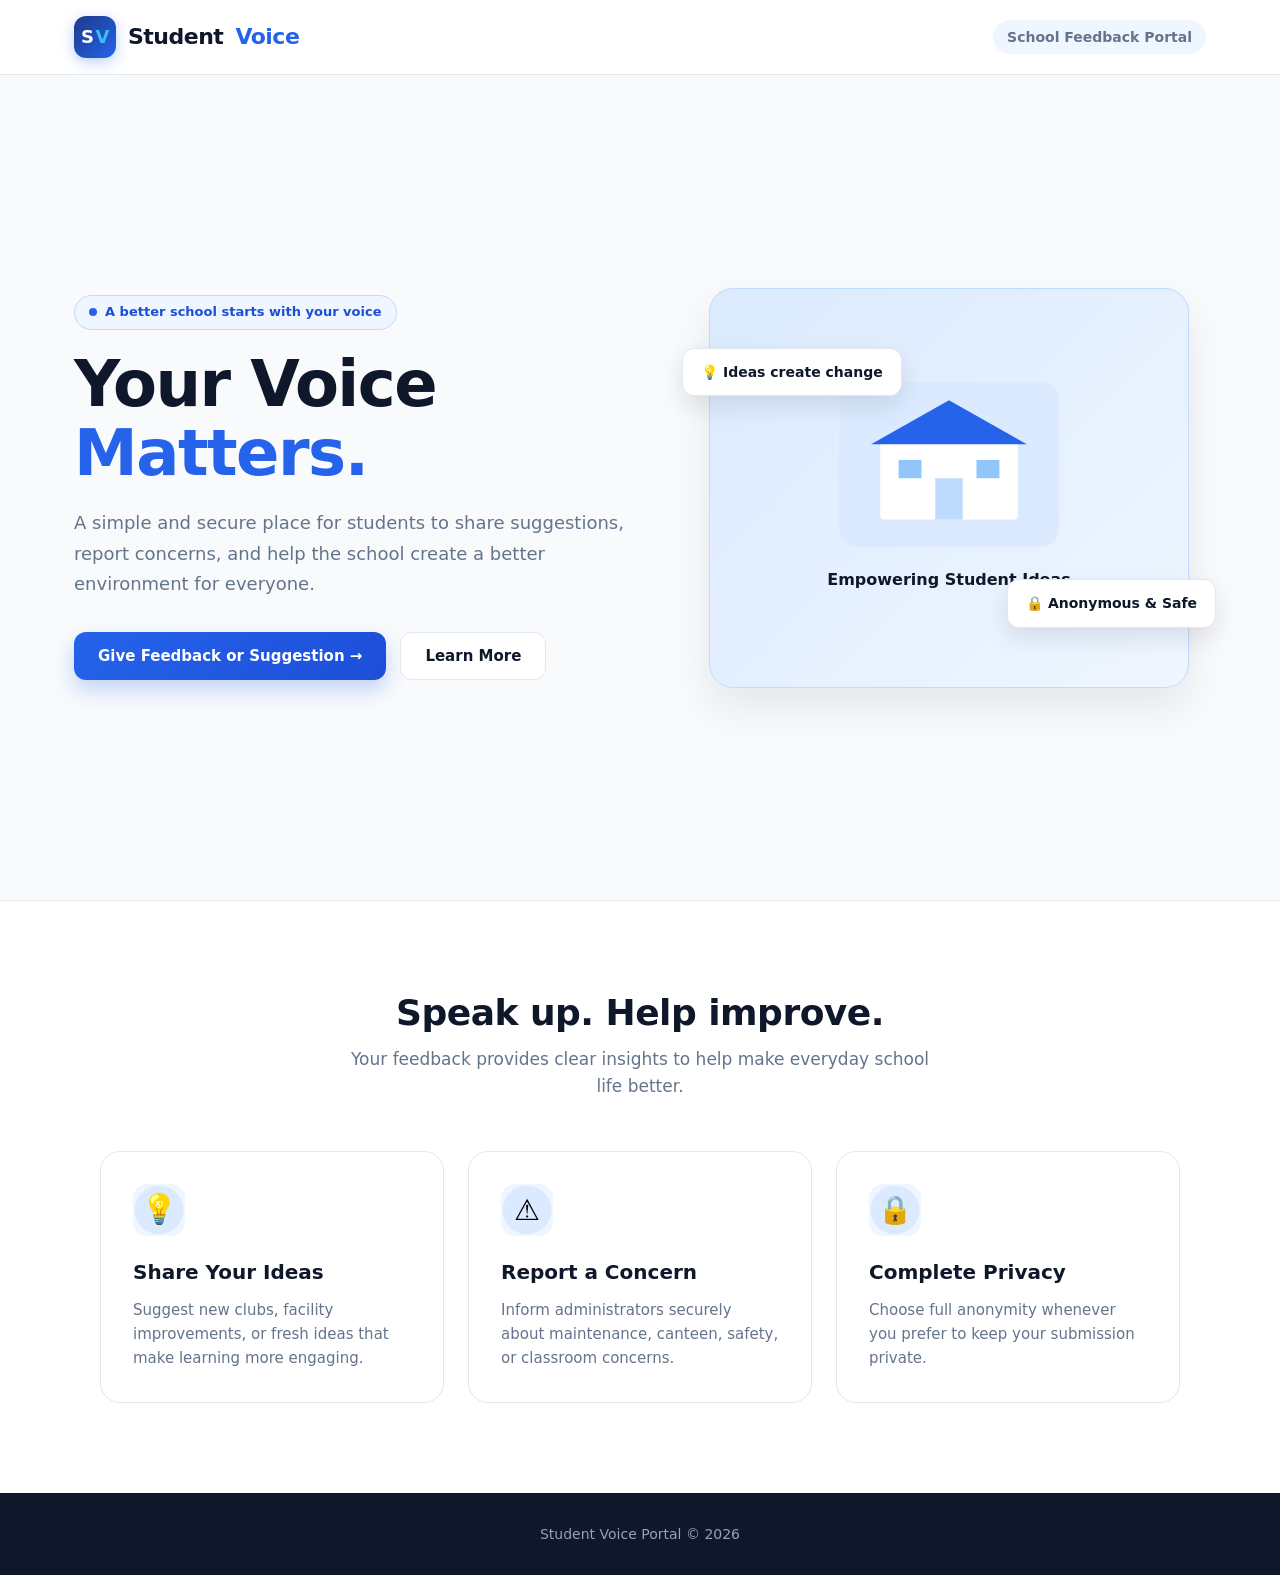
<file: index.html>
<!DOCTYPE html>
<html lang="en">
<head>
    <meta charset="UTF-8">
    <meta name="viewport" content="width=device-width, initial-scale=1.0">
    <title>Student Voice | School Feedback Portal</title>
    <style>
/* ================================
   GLOBAL
================================ */
:root {
    --navy: #0f172a;
    --blue: #2563eb;
    --blue-hover: #1d4ed8;
    --light-blue: #eff6ff;
    --text: #1e293b;
    --muted: #64748b;
    --border: #e2e8f0;
    --background: #f8fafc;
    --white: #ffffff;
    --radius: 12px;
}

* {
    box-sizing: border-box;
    margin: 0;
    padding: 0;
}

html {
    scroll-behavior: smooth;
}

body {
    font-family: Inter, "Segoe UI", system-ui, -apple-system, sans-serif;
    color: var(--text);
    background: var(--background);
    line-height: 1.6;
    -webkit-font-smoothing: antialiased;
}

button, input, select, textarea {
    font-family: inherit;
}

/* ================================
   HEADER
================================ */
.header {
    position: sticky;
    top: 0;
    z-index: 100;
    background: rgba(255, 255, 255, 0.9);
    backdrop-filter: blur(12px);
    border-bottom: 1px solid var(--border);
}

.nav {
    max-width: 1180px;
    margin: auto;
    padding: 16px 24px;
    display: flex;
    align-items: center;
    justify-content: space-between;
}

.brand {
    display: flex;
    align-items: center;
    gap: 12px;
    color: var(--navy);
    font-size: 22px;
    font-weight: 800;
    letter-spacing: -0.5px;
    text-decoration: none;
}

.brand-mark {
    width: 42px;
    height: 42px;
    border-radius: 12px;
    background: linear-gradient(135deg, #1e3a8a, #2563eb);
    display: flex;
    align-items: center;
    justify-content: center;
    gap: 2px;
    color: white;
    font-size: 18px;
    font-weight: 900;
    position: relative;
    overflow: hidden;
    box-shadow: 0 4px 14px rgba(37, 99, 235, 0.3);
}

.brand-mark span:last-child {
    color: #38bdf8;
}

.brand > span {
    color: var(--blue);
}

.nav-right {
    color: var(--muted);
    font-size: 14px;
    font-weight: 600;
    background: var(--light-blue);
    padding: 6px 14px;
    border-radius: 20px;
}

/* ================================
   HERO SECTION
================================ */
.hero {
    min-height: calc(100vh - 75px);
    max-width: 1180px;
    margin: auto;
    padding: 60px 24px;
    display: grid;
    grid-template-columns: 1.05fr 0.95fr;
    align-items: center;
    gap: 50px;
}

.eyebrow {
    display: inline-flex;
    align-items: center;
    gap: 8px;
    padding: 6px 14px;
    margin-bottom: 20px;
    border: 1px solid #bfdbfe;
    background: var(--light-blue);
    color: #1d4ed8;
    border-radius: 999px;
    font-size: 13px;
    font-weight: 700;
}

.dot {
    width: 8px;
    height: 8px;
    background: var(--blue);
    border-radius: 50%;
}

h1 {
    font-size: clamp(40px, 5vw, 64px);
    line-height: 1.08;
    letter-spacing: -1.5px;
    color: var(--navy);
    margin-bottom: 20px;
}

h1 span {
    color: var(--blue);
}

.hero-copy {
    max-width: 580px;
    color: var(--muted);
    font-size: 18px;
    line-height: 1.7;
}

.hero-actions {
    display: flex;
    flex-wrap: wrap;
    gap: 14px;
    margin-top: 32px;
}

.primary, .secondary {
    border-radius: var(--radius);
    padding: 14px 24px;
    cursor: pointer;
    font-weight: 700;
    font-size: 15px;
    transition: all 0.2s ease;
}

.primary {
    border: none;
    background: linear-gradient(135deg, var(--blue), var(--blue-hover));
    color: white;
    box-shadow: 0 10px 20px rgba(37, 99, 235, 0.25);
}

.secondary {
    background: white;
    color: var(--navy);
    border: 1px solid var(--border);
}

.primary:hover, .secondary:hover {
    transform: translateY(-2px);
}

.primary:hover {
    box-shadow: 0 12px 24px rgba(37, 99, 235, 0.35);
}

.secondary:hover {
    background: #f1f5f9;
}

.hero-visual {
    position: relative;
    display: flex;
    justify-content: center;
}

.hero-card-art {
    width: 100%;
    max-width: 480px;
    height: 400px;
    border-radius: 24px;
    background: linear-gradient(135deg, #dbeafe 0%, #eff6ff 100%);
    border: 1px solid #bfdbfe;
    display: flex;
    flex-direction: column;
    align-items: center;
    justify-content: center;
    padding: 30px;
    box-shadow: 0 20px 40px rgba(15, 23, 42, 0.08);
}

.art-img {
    width: 100%;
    max-width: 220px;
    height: auto;
    margin-bottom: 20px;
}

.floating {
    position: absolute;
    background: white;
    border: 1px solid var(--border);
    border-radius: var(--radius);
    padding: 12px 18px;
    box-shadow: 0 10px 25px rgba(15, 23, 42, 0.1);
    font-size: 14px;
    font-weight: 700;
    color: var(--navy);
    display: flex;
    align-items: center;
    gap: 8px;
}

.floating.one {
    left: -10px;
    top: 15%;
}

.floating.two {
    right: -10px;
    bottom: 15%;
}

/* ================================
   INFORMATION SECTION
================================ */
.section {
    background: white;
    padding: 90px 24px;
    border-top: 1px solid var(--border);
}

.section-inner {
    max-width: 1080px;
    margin: auto;
}

.section-title {
    text-align: center;
    max-width: 600px;
    margin: 0 auto 50px;
}

.section-title h2 {
    color: var(--navy);
    font-size: 36px;
    line-height: 1.2;
    letter-spacing: -0.5px;
}

.section-title p {
    color: var(--muted);
    margin-top: 12px;
    font-size: 17px;
}

.cards {
    display: grid;
    grid-template-columns: repeat(3, 1fr);
    gap: 24px;
}

.card {
    padding: 32px;
    border: 1px solid var(--border);
    border-radius: 20px;
    background: white;
    transition: all 0.2s ease;
}

.card:hover {
    transform: translateY(-4px);
    box-shadow: 0 16px 32px rgba(15, 23, 42, 0.06);
    border-color: #cbd5e1;
}

.icon {
    width: 52px;
    height: 52px;
    border-radius: 14px;
    background: var(--light-blue);
    display: flex;
    align-items: center;
    justify-content: center;
    margin-bottom: 20px;
    color: var(--blue);
}

.card h3 {
    color: var(--navy);
    font-size: 20px;
    margin-bottom: 10px;
}

.card p {
    color: var(--muted);
    font-size: 15px;
    line-height: 1.6;
}

/* ================================
   FEEDBACK SECTION
================================ */
.feedback {
    display: none;
    min-height: calc(100vh - 75px);
    padding: 50px 24px;
    background: linear-gradient(135deg, #f8fafc, #edf2f7);
}

.form-wrap {
    max-width: 800px;
    margin: auto;
}

.back {
    border: none;
    background: white;
    color: var(--blue);
    padding: 10px 16px;
    border-radius: 8px;
    cursor: pointer;
    margin-bottom: 20px;
    font-weight: 700;
    box-shadow: 0 2px 6px rgba(0,0,0,0.04);
    transition: all 0.2s ease;
    display: inline-flex;
    align-items: center;
    gap: 6px;
}

.back:hover {
    background: var(--light-blue);
}

.form-card {
    background: white;
    border: 1px solid var(--border);
    border-radius: 24px;
    padding: 40px;
    box-shadow: 0 20px 40px rgba(15, 23, 42, 0.05);
}

.form-card h2 {
    color: var(--navy);
    font-size: 30px;
}

.form-card > p {
    color: var(--muted);
    margin: 6px 0 28px;
}

/* Radio Choice Grid */
.type-grid {
    display: grid;
    grid-template-columns: 1fr 1fr;
    gap: 16px;
    margin-bottom: 28px;
}

.type {
    border: 2px solid var(--border);
    border-radius: var(--radius);
    padding: 16px;
    text-align: center;
    cursor: pointer;
    font-weight: 700;
    color: var(--muted);
    transition: all 0.2s ease;
    user-select: none;
}

.type.active {
    border-color: var(--blue);
    background: var(--light-blue);
    color: var(--blue-hover);
}

.type input[type="radio"] {
    display: none;
}

/* Inputs & Form Controls */
.grid {
    display: grid;
    grid-template-columns: 1fr 1fr;
    gap: 20px;
}

.group {
    display: flex;
    flex-direction: column;
}

.full {
    grid-column: 1 / -1;
}

label.form-label {
    font-size: 14px;
    font-weight: 700;
    color: #334155;
    margin-bottom: 8px;
}

input[type="text"], select, textarea {
    border: 1px solid #cbd5e1;
    border-radius: 10px;
    padding: 12px 16px;
    outline: none;
    background: white;
    color: var(--text);
    font-size: 15px;
    transition: all 0.2s ease;
}

input[type="text"]:focus, select:focus, textarea:focus {
    border-color: var(--blue);
    box-shadow: 0 0 0 3px rgba(37, 99, 235, 0.15);
}

input:disabled {
    background-color: #f1f5f9;
    color: #94a3b8;
    cursor: not-allowed;
    border-color: #e2e8f0;
}

textarea {
    min-height: 140px;
    resize: vertical;
}

.check {
    display: flex;
    align-items: center;
    gap: 10px;
    margin: 24px 0;
    color: var(--muted);
    font-size: 14px;
    font-weight: 600;
    cursor: pointer;
}

.check input {
    width: 18px;
    height: 18px;
    accent-color: var(--blue);
    cursor: pointer;
}

.submit {
    width: 100%;
    border: none;
    background: linear-gradient(135deg, var(--blue), var(--blue-hover));
    color: white;
    border-radius: var(--radius);
    padding: 16px;
    font-weight: 800;
    font-size: 16px;
    cursor: pointer;
    transition: all 0.2s ease;
    box-shadow: 0 10px 20px rgba(37, 99, 235, 0.2);
}

.submit:hover {
    transform: translateY(-2px);
    box-shadow: 0 12px 24px rgba(37, 99, 235, 0.3);
}

.note {
    margin-top: 20px;
    background: #f8fafc;
    border: 1px solid var(--border);
    border-radius: var(--radius);
    padding: 12px 16px;
    color: var(--muted);
    font-size: 13px;
    text-align: center;
}

.success {
    display: none;
    margin-top: 18px;
    background: #ecfdf5;
    color: #047857;
    border: 1px solid #a7f3d0;
    padding: 14px;
    border-radius: var(--radius);
    text-align: center;
    font-weight: 700;
}

/* ================================
   FOOTER
================================ */
.footer {
    background: var(--navy);
    color: #94a3b8;
    text-align: center;
    padding: 30px;
    font-size: 14px;
}

/* ================================
   RESPONSIVE DESIGN
================================ */
@media (max-width: 850px) {
    .hero {
        grid-template-columns: 1fr;
        text-align: center;
        padding-top: 40px;
    }
    .hero-copy {
        margin: auto;
    }
    .hero-actions {
        justify-content: center;
    }
    .hero-visual {
        order: -1;
    }
    .cards {
        grid-template-columns: 1fr;
    }
    .floating {
        display: none;
    }
}

@media (max-width: 600px) {
    .grid {
        grid-template-columns: 1fr;
    }
    .form-card {
        padding: 24px;
    }
    .type-grid {
        grid-template-columns: 1fr;
    }
}
</style>
</head>
<body>

<!-- HEADER -->
<header class="header">
    <nav class="nav">
        <a href="#" class="brand" onclick="goHome()">
            <div class="brand-mark">
                <span>S</span><span>V</span>
            </div>
            Student<span>Voice</span>
        </a>
        <div class="nav-right">School Feedback Portal</div>
    </nav>
</header>

<!-- MAIN HOME PAGE -->
<main id="home">

    <!-- HERO -->
    <section class="hero">
        <div>
            <div class="eyebrow">
                <span class="dot"></span>
                A better school starts with your voice
            </div>
            <h1>Your Voice <span>Matters.</span></h1>
            <p class="hero-copy">
                A simple and secure place for students to share suggestions, report concerns, and help the school create a better environment for everyone.
            </p>
            <div class="hero-actions">
                <button class="primary" onclick="openFeedback()">
                    Give Feedback or Suggestion →
                </button>
                <button class="secondary" onclick="document.getElementById('why').scrollIntoView()">
                    Learn More
                </button>
            </div>
        </div>

        <div class="hero-visual">
            <div class="hero-card-art">
                <img src="data:image/svg+xml;charset=UTF-8,%3Csvg%20xmlns%3D%22http%3A//www.w3.org/2000/svg%22%20viewBox%3D%220%200%20240%20180%22%3E%0A%3Crect%20width%3D%22240%22%20height%3D%22180%22%20rx%3D%2220%22%20fill%3D%22%23dbeafe%22/%3E%0A%3Crect%20x%3D%2245%22%20y%3D%2265%22%20width%3D%22150%22%20height%3D%2285%22%20rx%3D%224%22%20fill%3D%22%23fff%22/%3E%0A%3Cpath%20d%3D%22M35%2068%20L120%2020%20L205%2068%20Z%22%20fill%3D%22%232563eb%22/%3E%0A%3Crect%20x%3D%22105%22%20y%3D%22105%22%20width%3D%2230%22%20height%3D%2245%22%20fill%3D%22%23bfdbfe%22/%3E%0A%3Crect%20x%3D%2265%22%20y%3D%2285%22%20width%3D%2225%22%20height%3D%2220%22%20fill%3D%22%2393c5fd%22/%3E%0A%3Crect%20x%3D%22150%22%20y%3D%2285%22%20width%3D%2225%22%20height%3D%2220%22%20fill%3D%22%2393c5fd%22/%3E%0A%3C/svg%3E" alt="School Illustration" class="art-img">
                <p style="font-weight: 700; color: var(--navy);">Empowering Student Ideas</p>
            </div>
            <div class="floating one">💡 Ideas create change</div>
            <div class="floating two">🔒 Anonymous & Safe</div>
        </div>
    </section>

    <!-- INFORMATION CARDS -->
    <section class="section" id="why">
        <div class="section-inner">
            <div class="section-title">
                <h2>Speak up. Help improve.</h2>
                <p>Your feedback provides clear insights to help make everyday school life better.</p>
            </div>

            <div class="cards">
                <!-- SUGGESTION -->
                <article class="card">
                    <div class="icon">
                        <img src="data:image/svg+xml;charset=UTF-8,%3Csvg%20xmlns%3D%22http%3A//www.w3.org/2000/svg%22%20viewBox%3D%220%200%2064%2064%22%3E%0A%3Ccircle%20cx%3D%2232%22%20cy%3D%2232%22%20r%3D%2230%22%20fill%3D%22%23dbeafe%22/%3E%3Ctext%20x%3D%2232%22%20y%3D%2243%22%20text-anchor%3D%22middle%22%20font-size%3D%2236%22%3E%F0%9F%92%A1%3C/text%3E%0A%3C/svg%3E" alt="Suggestion Icon" class="card-icon-img">
                    </div>
                    <h3>Share Your Ideas</h3>
                    <p>Suggest new clubs, facility improvements, or fresh ideas that make learning more engaging.</p>
                </article>

                <!-- COMPLAINT -->
                <article class="card">
                    <div class="icon">
                        <img src="data:image/svg+xml;charset=UTF-8,%3Csvg%20xmlns%3D%22http%3A//www.w3.org/2000/svg%22%20viewBox%3D%220%200%2064%2064%22%3E%0A%3Ccircle%20cx%3D%2232%22%20cy%3D%2232%22%20r%3D%2230%22%20fill%3D%22%23dbeafe%22/%3E%3Ctext%20x%3D%2232%22%20y%3D%2244%22%20text-anchor%3D%22middle%22%20font-size%3D%2236%22%3E%E2%9A%A0%3C/text%3E%0A%3C/svg%3E" alt="Complaint Icon" class="card-icon-img">
                    </div>
                    <h3>Report a Concern</h3>
                    <p>Inform administrators securely about maintenance, canteen, safety, or classroom concerns.</p>
                </article>

                <!-- PRIVACY -->
                <article class="card">
                    <div class="icon">
                        <img src="data:image/svg+xml;charset=UTF-8,%3Csvg%20xmlns%3D%22http%3A//www.w3.org/2000/svg%22%20viewBox%3D%220%200%2064%2064%22%3E%0A%3Ccircle%20cx%3D%2232%22%20cy%3D%2232%22%20r%3D%2230%22%20fill%3D%22%23dbeafe%22/%3E%3Ctext%20x%3D%2232%22%20y%3D%2243%22%20text-anchor%3D%22middle%22%20font-size%3D%2234%22%3E%F0%9F%94%92%3C/text%3E%0A%3C/svg%3E" alt="Privacy Icon" class="card-icon-img">
                    </div>
                    <h3>Complete Privacy</h3>
                    <p>Choose full anonymity whenever you prefer to keep your submission private.</p>
                </article>
            </div>
        </div>
    </section>

</main>

<!-- FEEDBACK FORM SECTION -->
<section class="feedback" id="feedback">
    <div class="form-wrap">
        <button class="back" onclick="goHome()">← Back to Home</button>

        <div class="form-card">
            <h2>Share Your Feedback</h2>
            <p>Please provide clear context so the administration can take efficient action.</p>

            <form id="feedbackForm">
                <!-- FEEDBACK TYPE -->
                <div class="type-grid">
                    <label class="type active" id="suggestionLabel">
                        <input type="radio" name="feedbackType" id="typeSuggestion" value="Suggestion" checked>
                        💡 Suggestion
                    </label>
                    <label class="type" id="complaintLabel">
                        <input type="radio" name="feedbackType" id="typeComplaint" value="Complaint">
                        ⚠️ Complaint
                    </label>
                </div>

                <!-- FORM GRID -->
                <div class="grid">
                    <div class="group">
                        <label class="form-label" for="name">Student Name</label>
                        <input type="text" id="name" name="studentName" placeholder="Enter your name">
                    </div>

                    <div class="group">
                        <label class="form-label" for="class">Class & Section</label>
                        <input type="text" id="class" name="studentClass" placeholder="Example: 10-A">
                    </div>

                    <div class="group">
                        <label class="form-label" for="category">Category</label>
                        <select id="category" name="category" required>
                            <option value="">Select category</option>
                            <option value="Academics">Academics</option>
                            <option value="Infrastructure">Infrastructure</option>
                            <option value="Cleanliness">Cleanliness</option>
                            <option value="Canteen">Canteen</option>
                            <option value="Sports">Sports</option>
                            <option value="Transport">Transport</option>
                            <option value="School Events">School Events</option>
                            <option value="Safety">Safety</option>
                            <option value="Other">Other</option>
                        </select>
                    </div>

                    <div class="group">
                        <label class="form-label" for="priority">Priority</label>
                        <select id="priority" name="priority">
                            <option value="Normal">Normal</option>
                            <option value="Important">Important</option>
                            <option value="Urgent">Urgent</option>
                        </select>
                    </div>

                    <div class="group full">
                        <label class="form-label" for="subject">Subject</label>
                        <input type="text" id="subject" name="subject" required placeholder="Give your feedback a concise title">
                    </div>

                    <div class="group full">
                        <label class="form-label" for="message">Details</label>
                        <textarea id="message" name="message" required placeholder="Describe your suggestion or concern in detail..."></textarea>
                    </div>
                </div>

                <!-- ANONYMOUS CHECKBOX -->
                <label class="check">
                    <input type="checkbox" id="anonymous" name="anonymous">
                    Submit anonymously (Hides name & class details)
                </label>

                <button class="submit" type="submit">Submit Feedback</button>

                <div class="success" id="success">
                    ✓ Feedback submitted successfully! Thank you for sharing.
                </div>

                <div class="note">
                    Frontend interface ready. Your backend developer can seamlessly bind API submission logic.
                </div>
            </form>
        </div>
    </div>
</section>

<!-- FOOTER -->
<footer class="footer">
    Student Voice Portal © 2026
</footer>

<!-- JAVASCRIPT -->
<script>
// Page Navigation
function openFeedback() {
    document.getElementById("home").style.display = "none";
    document.getElementById("feedback").style.display = "block";
    window.scrollTo({ top: 0, behavior: "smooth" });
}

function goHome() {
    document.getElementById("feedback").style.display = "none";
    document.getElementById("home").style.display = "block";
    window.scrollTo({ top: 0, behavior: "smooth" });
}

// Toggle Radio Button States
const suggestionLabel = document.getElementById("suggestionLabel");
const complaintLabel = document.getElementById("complaintLabel");
const suggestionRadio = document.getElementById("typeSuggestion");
const complaintRadio = document.getElementById("typeComplaint");

suggestionLabel.addEventListener("click", () => {
    suggestionRadio.checked = true;
    suggestionLabel.classList.add("active");
    complaintLabel.classList.remove("active");
});

complaintLabel.addEventListener("click", () => {
    complaintRadio.checked = true;
    complaintLabel.classList.add("active");
    suggestionLabel.classList.remove("active");
});

// Anonymous Toggle Handler
const anonymousCheckbox = document.getElementById("anonymous");
const nameInput = document.getElementById("name");
const classInput = document.getElementById("class");

anonymousCheckbox.addEventListener("change", function() {
    if (this.checked) {
        nameInput.value = "";
        classInput.value = "";
        nameInput.disabled = true;
        classInput.disabled = true;
    } else {
        nameInput.disabled = false;
        classInput.disabled = false;
    }
});

// Form Submission Simulation
document.getElementById("feedbackForm").addEventListener("submit", function(event) {
    event.preventDefault();

    const successBox = document.getElementById("success");
    successBox.style.display = "block";

    this.reset();
    
    // Restore states
    nameInput.disabled = false;
    classInput.disabled = false;
    suggestionRadio.checked = true;
    suggestionLabel.classList.add("active");
    complaintLabel.classList.remove("active");

    setTimeout(() => {
        successBox.style.display = "none";
    }, 4000);
});
</script>

</body>
</html>
</file>
